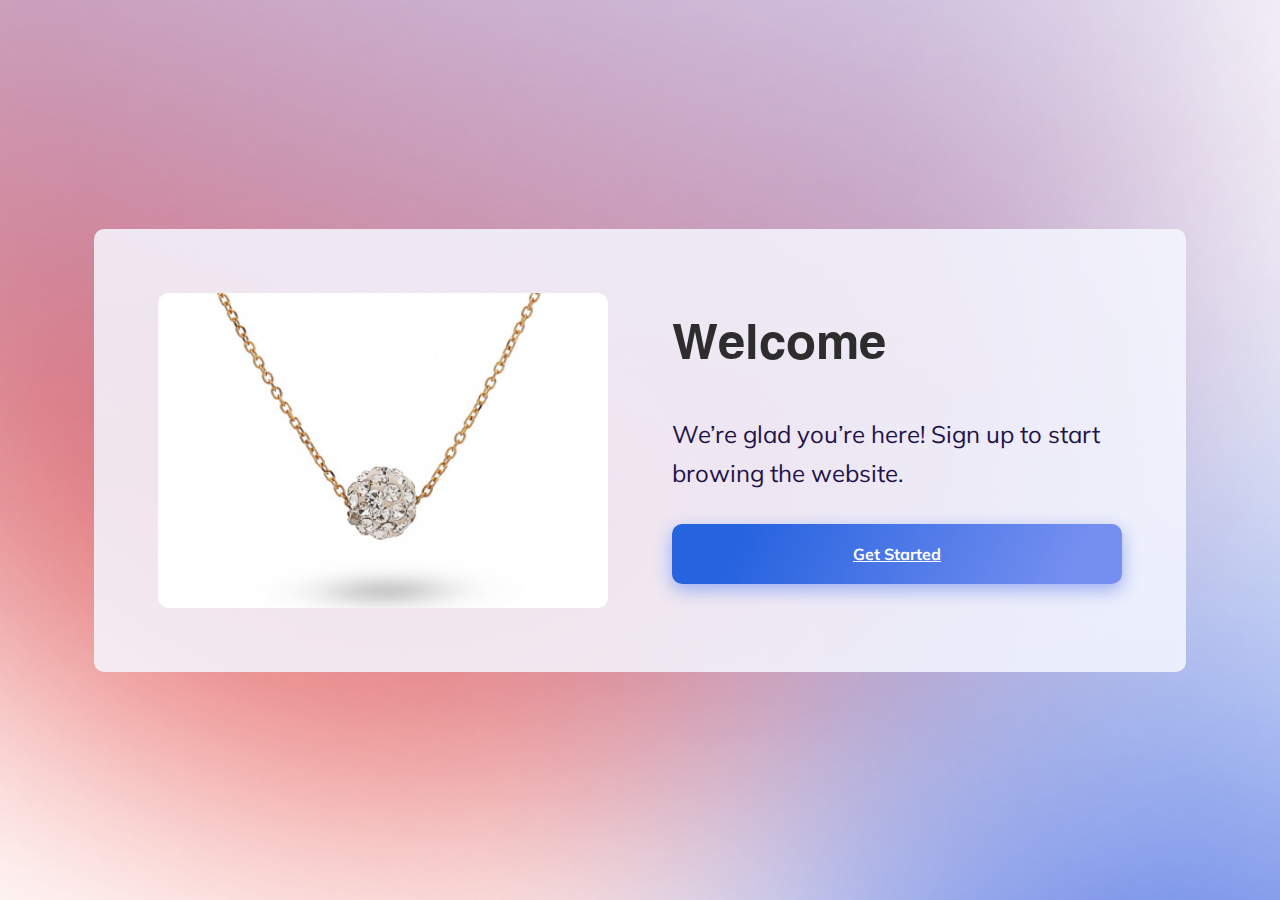
<file: index.html>
<!DOCTYPE html>
<html lang="en">
  <head>
    <meta charset="UTF-8" />
    <meta http-equiv="X-UA-Compatible" content="IE=edge" />
    <meta name="viewport" content="width=device-width, initial-scale=1.0" />
    <link rel="stylesheet" href="style/index.css" />

    <title>Valinteca</title>
  </head>
  <body>
    <main>
      <div class="container">
        <img class="container-img" src="imgs/main.png" />
        <div class="container-text">
          <h1>Welcome</h1>
          <p>We’re glad you’re here! Sign up to start browing the website.</p>
          <a href="sign-up.html" class="button-blue">Get Started</a>
        </div>
      </div>
    </main>
  </body>
</html>
</file>
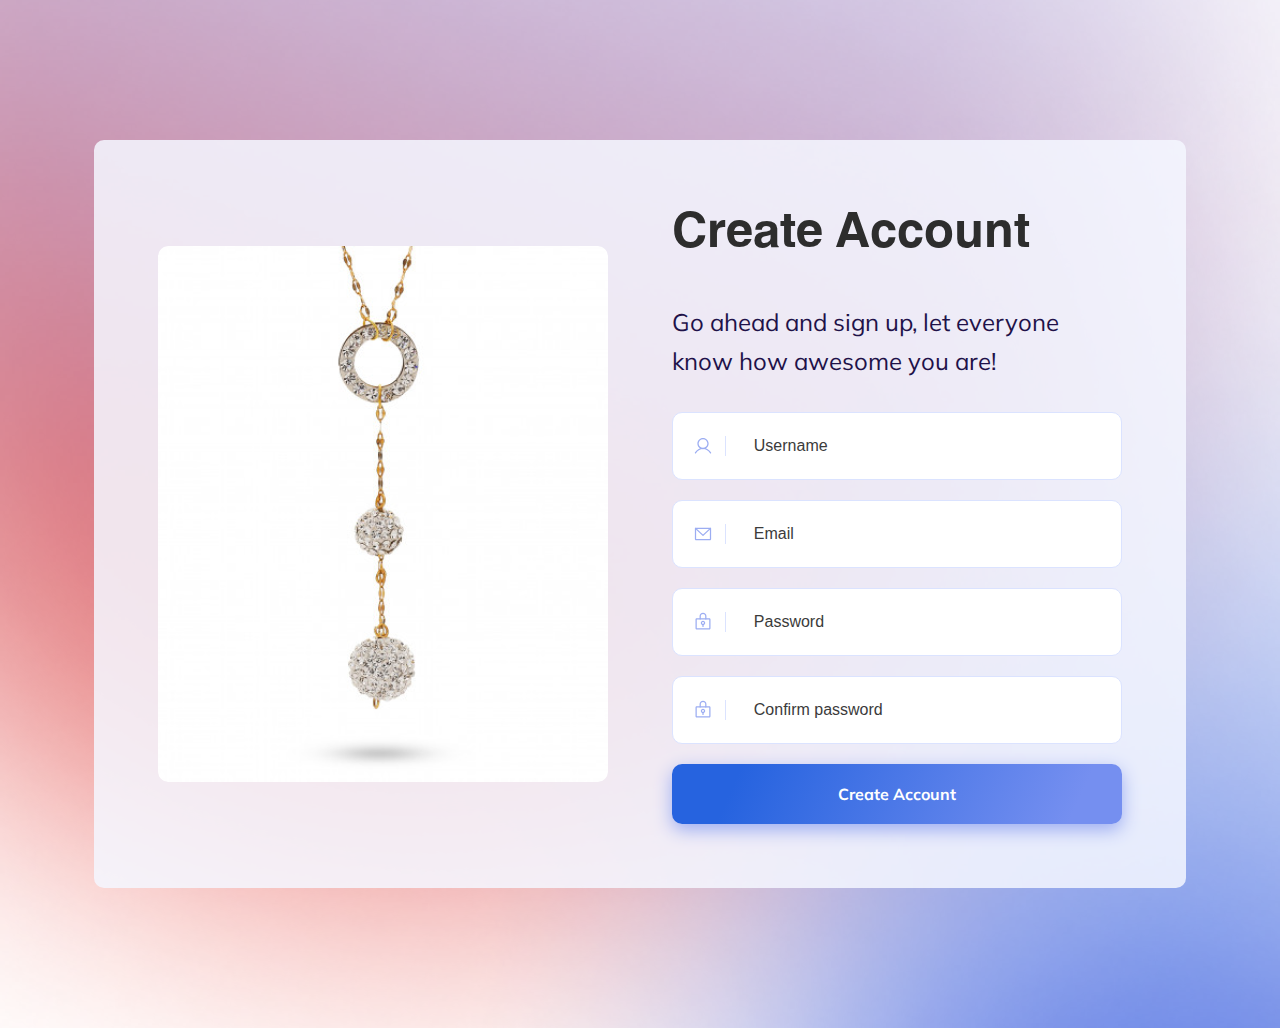
<file: sign-up.html>
<!DOCTYPE html>
<html lang="en">
  <head>
    <meta charset="UTF-8" />
    <meta http-equiv="X-UA-Compatible" content="IE=edge" />
    <meta name="viewport" content="width=device-width, initial-scale=1.0" />
    <link rel="stylesheet" href="style/index.css" />
    <link rel="stylesheet" href="style/sign-up.css" />

    <title>Valinteca | Sign Up</title>
  </head>
  <body>
    <main class="sign-up">
      <div class="container">
        <img class="container-img" src="imgs/sign-up.png" />

        <div class="container-text">
          <h1>Create Account</h1>

          <p>Go ahead and sign up, let everyone know how awesome you are!</p>

          <form id="form">
            <!-- username input -->
            <div class="container-text-input">
              <img src="imgs/User.svg" />
              <span></span>
              <input type="text" id="username" placeholder="Username" />
              <p class="success-icon">&#x2713;</p>
              <p class="error-icon">&#x2717;</p>
              <small>Error message</small>
            </div>

            <!-- email input -->
            <div class="container-text-input">
              <img src="imgs/EnvelopeSimple.svg" />
              <span></span>
              <input type="email" id="email" placeholder="Email" />
              <p class="success-icon">&#x2713;</p>
              <p class="error-icon">&#x2717;</p>
              <small>Error message</small>
            </div>

            <!-- password input -->
            <div class="container-text-input">
              <img src="imgs/LockKey.svg" />
              <span></span>
              <input type="password" id="password" placeholder="Password" />
              <p class="success-icon">&#x2713;</p>
              <p class="error-icon">&#x2717;</p>
              <small>Error message</small>
            </div>

            <!-- password confirm  input -->
            <div class="container-text-input">
              <img src="imgs/LockKey.svg" />
              <span></span>
              <input
                type="password"
                id="confirm-password"
                placeholder="Confirm password"
              />
              <p class="success-icon">&#x2713;</p>
              <p class="error-icon">&#x2717;</p>
              <small>Error message</small>
            </div>

            <button class="button-blue">Create Account</button>
          </form>
        </div>
      </div>
    </main>
    <script src="script/script.js"></script>
  </body>
</html>
</file>
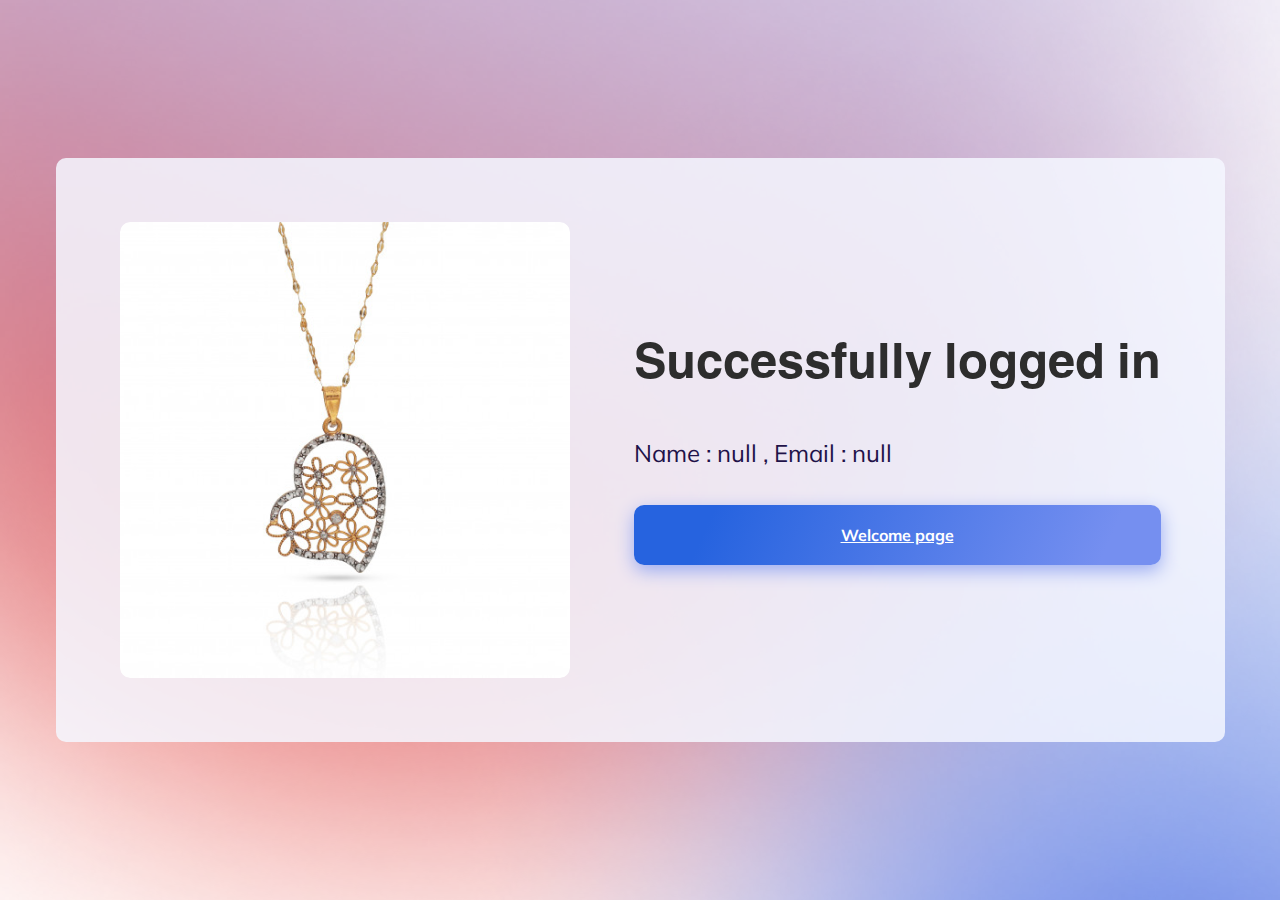
<file: succeeded.html>
<!DOCTYPE html>
<html lang="en">
  <head>
    <meta charset="UTF-8" />
    <meta http-equiv="X-UA-Compatible" content="IE=edge" />
    <meta name="viewport" content="width=device-width, initial-scale=1.0" />
    <link rel="stylesheet" href="style/index.css" />

    <title>Valinteca | Succeeded</title>
  </head>
  <body>
    <main>
      <div class="container">
        <img class="container-img" src="imgs/succeed.png" />
        <div class="container-text">
          <h1>Successfully logged in</h1>
          <p class="changed-email">User@gmail.com</p>
          <a href="index.html" class="button-blue">Welcome page</a>
        </div>
      </div>
    </main>
    <script src="script/succeeded.js"></script>
  </body>
</html>
</file>
<file: style/index.css>
@font-face {
  font-family: abdoullah-ashgar-el-kharef;
  src: url("../font/abdoullah-ashgar-el-kharef.ttf");
}

@font-face {
  font-family: Mulish;
  src: url("../font/Mulish-VariableFont_wght.ttf");
}

* {
  margin: 0;
}
body {
  background: url(../imgs/gradientbackground.png), #ffffff;
  background-position: center;
  background-repeat: no-repeat;
  background-size: cover;
}
main {
  height: 100vh;
  display: flex;
  justify-content: center;
  align-items: center;
}

.container {
  display: flex;
  justify-content: center;
  align-items: center;
  padding: 4rem;
  gap: 4rem;
  background: rgba(245, 247, 255, 0.85);
  border-radius: 10px;
  margin: 1rem;
}
.container-img {
  width: 450px;
  border-radius: 10px;
}
.container-text {
  display: flex;
  flex-direction: column;
  gap: 2rem;
}

.container-text h1 {
  font-style: normal;
  font-weight: 400;
  font-size: 3.5rem;
  line-height: 120%;
  font-family: "abdoullah-ashgar-el-kharef";
  color: #2d2d2d;
}

.container-text p {
  max-width: 450px;
  font-family: "Mulish";
  font-style: normal;
  font-weight: 400;
  font-size: 1.5rem;
  line-height: 160%;
  color: #1f1249;
}

.button-blue {
  border: none;
  cursor: pointer;
  display: flex;
  justify-content: center;
  align-items: center;
  padding: 0px 3rem;
  /* gap: 12px; */
  height: 60px;
  background: linear-gradient(113.87deg, #2663df 14.81%, #758ff0 88.76%);
  box-shadow: 0px 6px 18px #9cadf2;
  border-radius: 10px;
  /*  */
  font-family: "Mulish";
  font-style: normal;
  font-weight: 700;
  font-size: 1rem;
  line-height: 140%;
  color: #ffffff;
  align-self: stretch;
  transition: all 0.3s ease;
}
.button-blue:hover {
  transform: scale(0.96);
}
/**************************/
/* BELOW 950px (Tablets) */
/**************************/

@media (max-width: 950px) {
  main {
    height: 100%;
  }
  .container {
    flex-direction: column;
  }
  .container-img {
    width: 100%;
  }
  .container-text h1,
  .container-text p {
    text-align: center;
  }
}

/**************************/
/* BELOW 544px (Phones) */
/**************************/

@media (max-width: 544px) {
  .container-img {
    width: 20rem;
  }
  .container {
    background: rgba(245, 247, 255, 0.85);
    /* margin: 0; */
    /* border-radius: 0; */
    padding: 2rem;
  }
  .container-text {
    align-items: center;
  }
  .container-text h1 {
    font-size: 2.6rem;
  }

  .container-text p {
    font-size: 1.2rem;
  }
}

/* ///////////////////// */
@media (max-width: 375px) {
  .container-img {
    width: 315px;
    height: 315px;
  }
  .container {
    margin: 0;
  }
}
</file>
<file: style/sign-up.css>
.sign-up {
  margin: 4rem;
}

form {
  display: flex;
  flex-direction: column;
  align-items: flex-start;
  padding: 0px;
  gap: 20px;
}

.container-text-input {
  display: flex;
  align-self: stretch;
  align-items: center;
  padding: 8px 20px;
  gap: 12px;
  background: #ffff;
  border: 1px solid #dbe3ff;
  border-radius: 10px;
  position: relative;
}

.container-text-input input {
  background: none;
  border: none;
  font-size: 1rem;
  color: #3b3b3b;
  padding: 1rem;
  width: 100%;
}

.container-text-input input::placeholder {
  color: #3b3b3b;
}

.container-text-input img {
  width: 20px;
  height: 20px;
}

span {
  height: 20px;
  width: 1px;
  background-color: #dbe3ff;
}
.container-text-input p {
  position: absolute;
  right: 15px;
  visibility: hidden;
}
.container-text-input small {
  position: absolute;
  left: 0;
  bottom: -20px;
  visibility: hidden;
}

/* ----------success styles------------ */
.container-text-input.success {
  border: solid 1px #2663df;
}
.container-text-input.success .success-icon {
  color: #2663df;
  visibility: visible;
}

/* ----------error styles------------ */
.container-text-input.error {
  border: solid 1px red;
}
.container-text-input.error .error-icon {
  color: red;
  visibility: visible;
}
.container-text-input.error small {
  color: red;
  visibility: visible;
}
.error {
  margin-bottom: 1rem;
}

/**************************/
/* BELOW 544px (Phones) */
/**************************/

@media (max-width: 544px) {
  .sign-up {
    margin: 0;
  }

  .container {
    margin: 0;
  }
}
</file>
